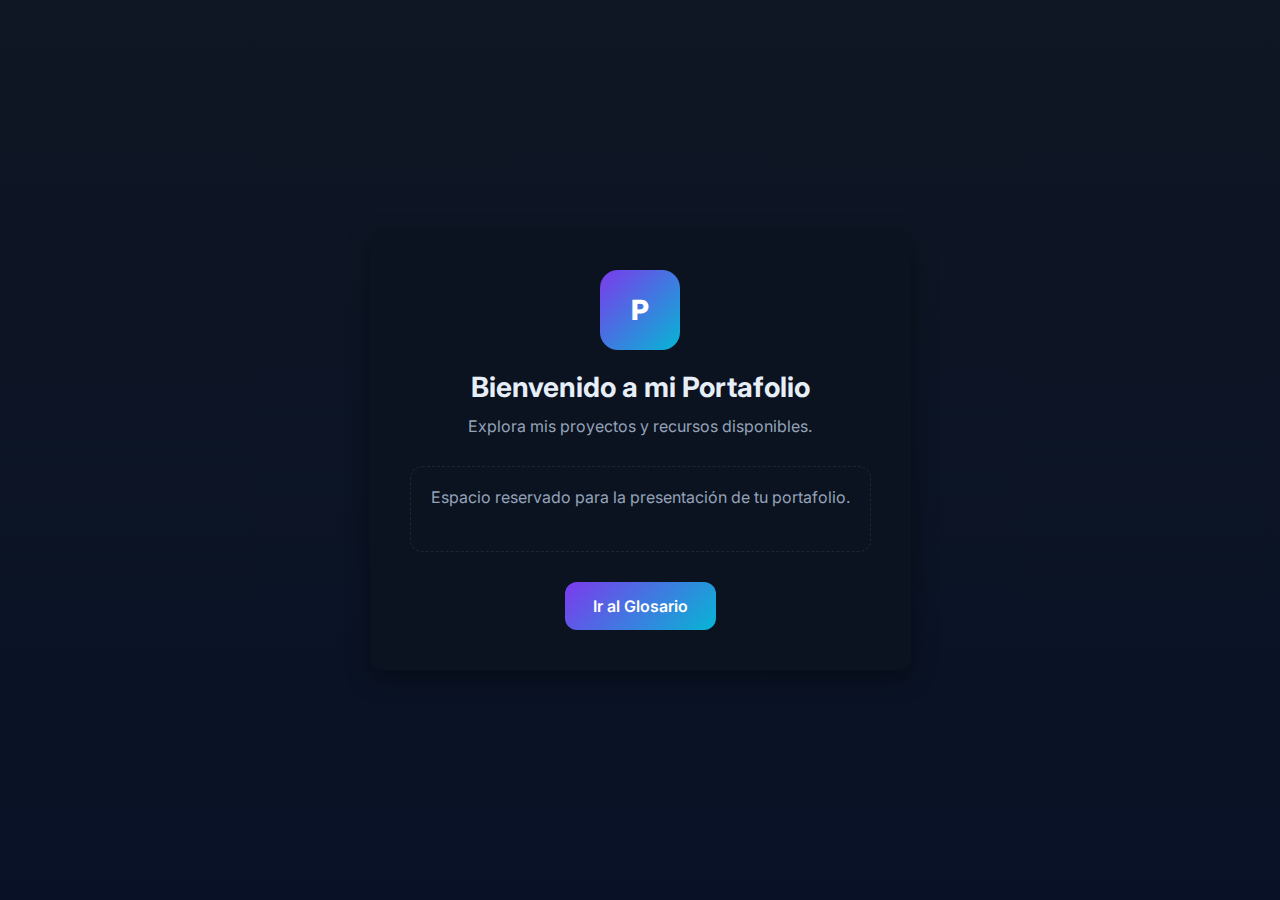
<file: index.html>
<!doctype html>
<html lang="es">
<head>
  <meta charset="utf-8" />
  <meta name="viewport" content="width=device-width,initial-scale=1" />
  <title>Portafolio - Portada</title>
  <link href="https://fonts.googleapis.com/css2?family=Inter:wght@300;400;600;700;800&display=swap" rel="stylesheet">
  <style>
    :root{
      --bg:#0f1724;
      --card:#0b1220;
      --accent:#7c3aed;
      --muted:#94a3b8;
      --radius:12px;
      color-scheme: dark;
    }
    *{box-sizing:border-box;margin:0;padding:0}
    body{
      font-family:Inter, system-ui;
      background: linear-gradient(180deg,var(--bg), #071026 120%);
      color:#e6eef8;
      display:flex;
      justify-content:center;
      align-items:center;
      min-height:100vh;
      text-align:center;
      padding:20px;
    }
    .wrapper{
      max-width:800px;
      padding:40px;
      background:var(--card);
      border-radius:var(--radius);
      box-shadow:0 8px 24px rgba(0,0,0,0.4);
    }
    .logo{
      width:80px;height:80px;
      border-radius:18px;
      margin:0 auto 20px;
      background:linear-gradient(135deg,var(--accent),#06b6d4);
      display:grid;place-items:center;
      font-weight:800;font-size:28px;color:white;
    }
    h1{font-size:28px;margin-bottom:12px}
    p{color:var(--muted);margin-bottom:24px;font-size:16px}
    .btn{
      display:inline-block;
      padding:14px 28px;
      border-radius:12px;
      font-weight:600;
      text-decoration:none;
      color:white;
      background:linear-gradient(135deg,var(--accent),#06b6d4);
      transition:transform 0.2s ease, box-shadow 0.2s ease;
    }
    .btn:hover{
      transform:translateY(-2px);
      box-shadow:0 6px 16px rgba(0,0,0,0.4);
    }
    .content{
      margin:30px 0;
      padding:20px;
      border:1px dashed rgba(255,255,255,0.08);
      border-radius:12px;
      font-size:15px;
      color:var(--muted);
    }
  </style>
</head>
<body>
  <div class="wrapper">
    <div class="logo">P</div>
    <h1>Bienvenido a mi Portafolio</h1>
    <p>Explora mis proyectos y recursos disponibles.</p>

    <div class="content">
      <!-- Aquí puedes agregar el contenido de tu portafolio -->
      <p>Espacio reservado para la presentación de tu portafolio.</p>
    </div>

    <a href="glosario.html" class="btn">Ir al Glosario</a>
  </div>
</body>
</html>
</file>
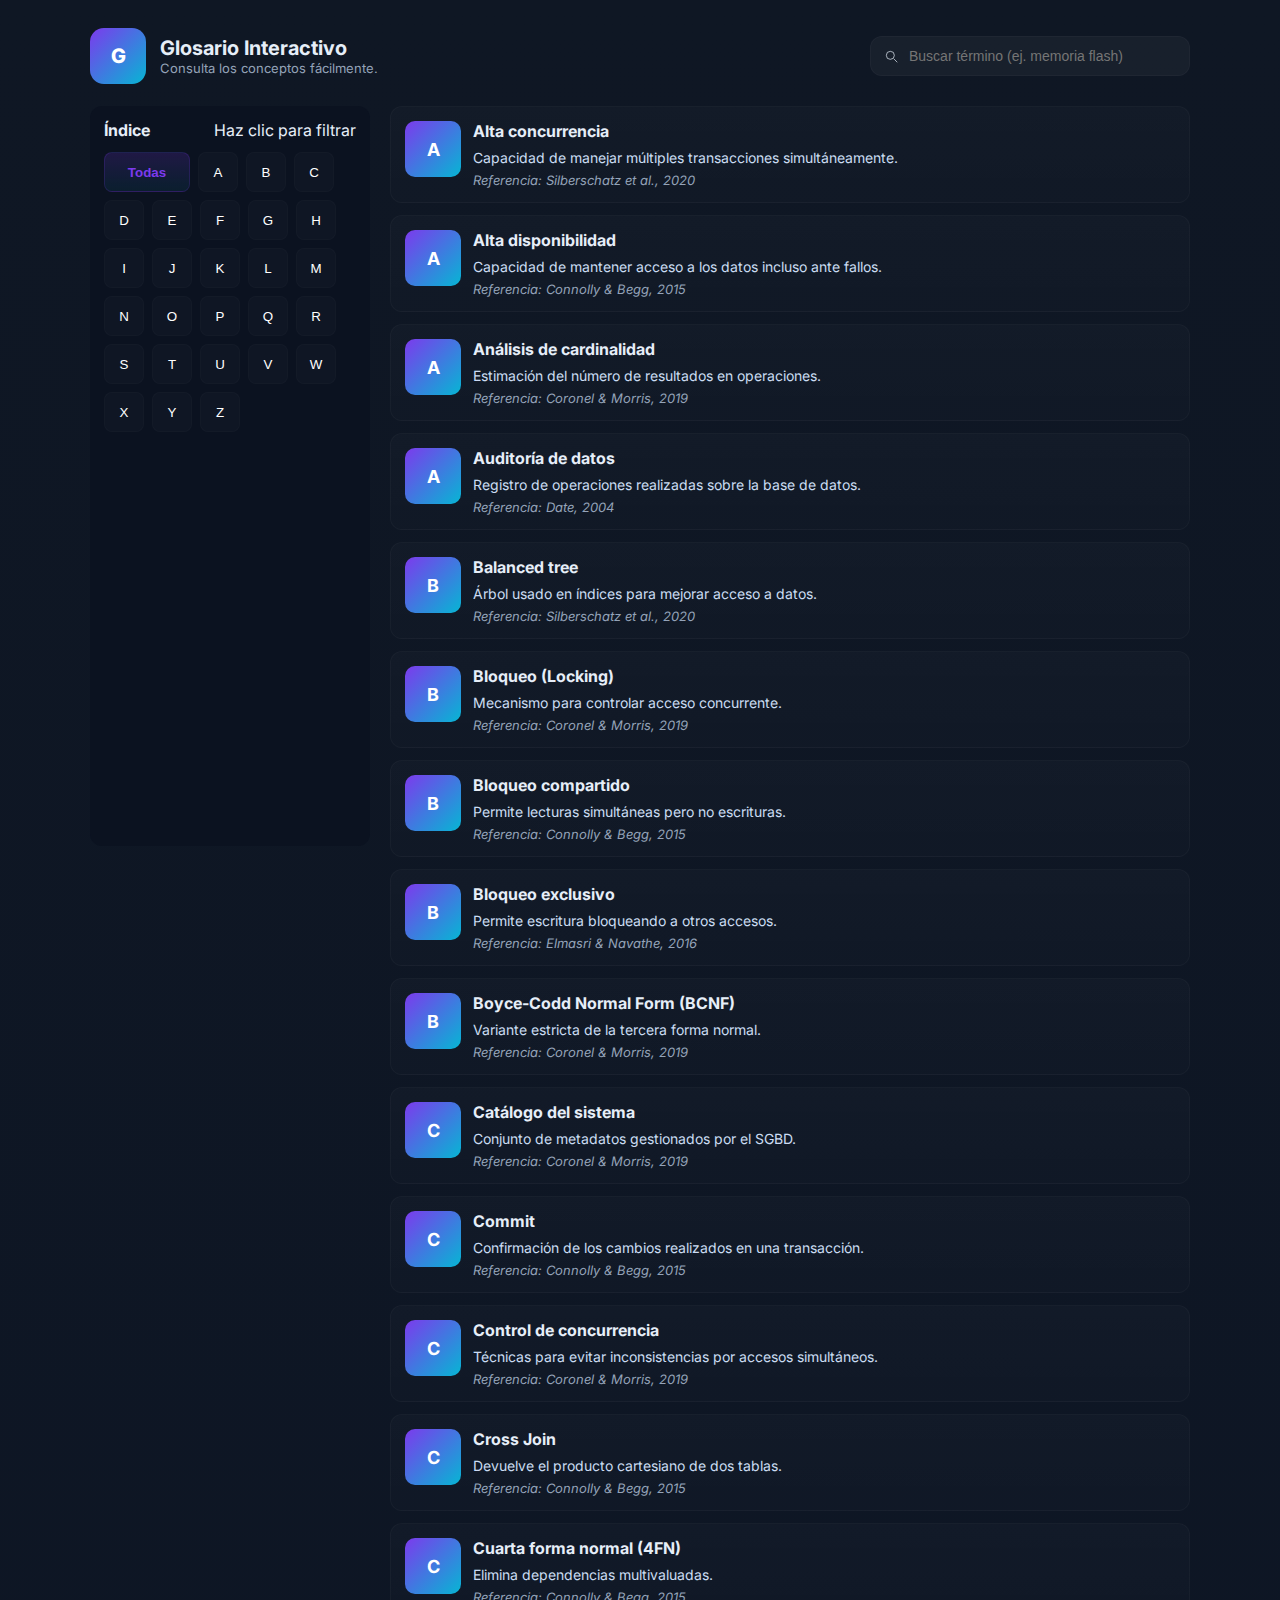
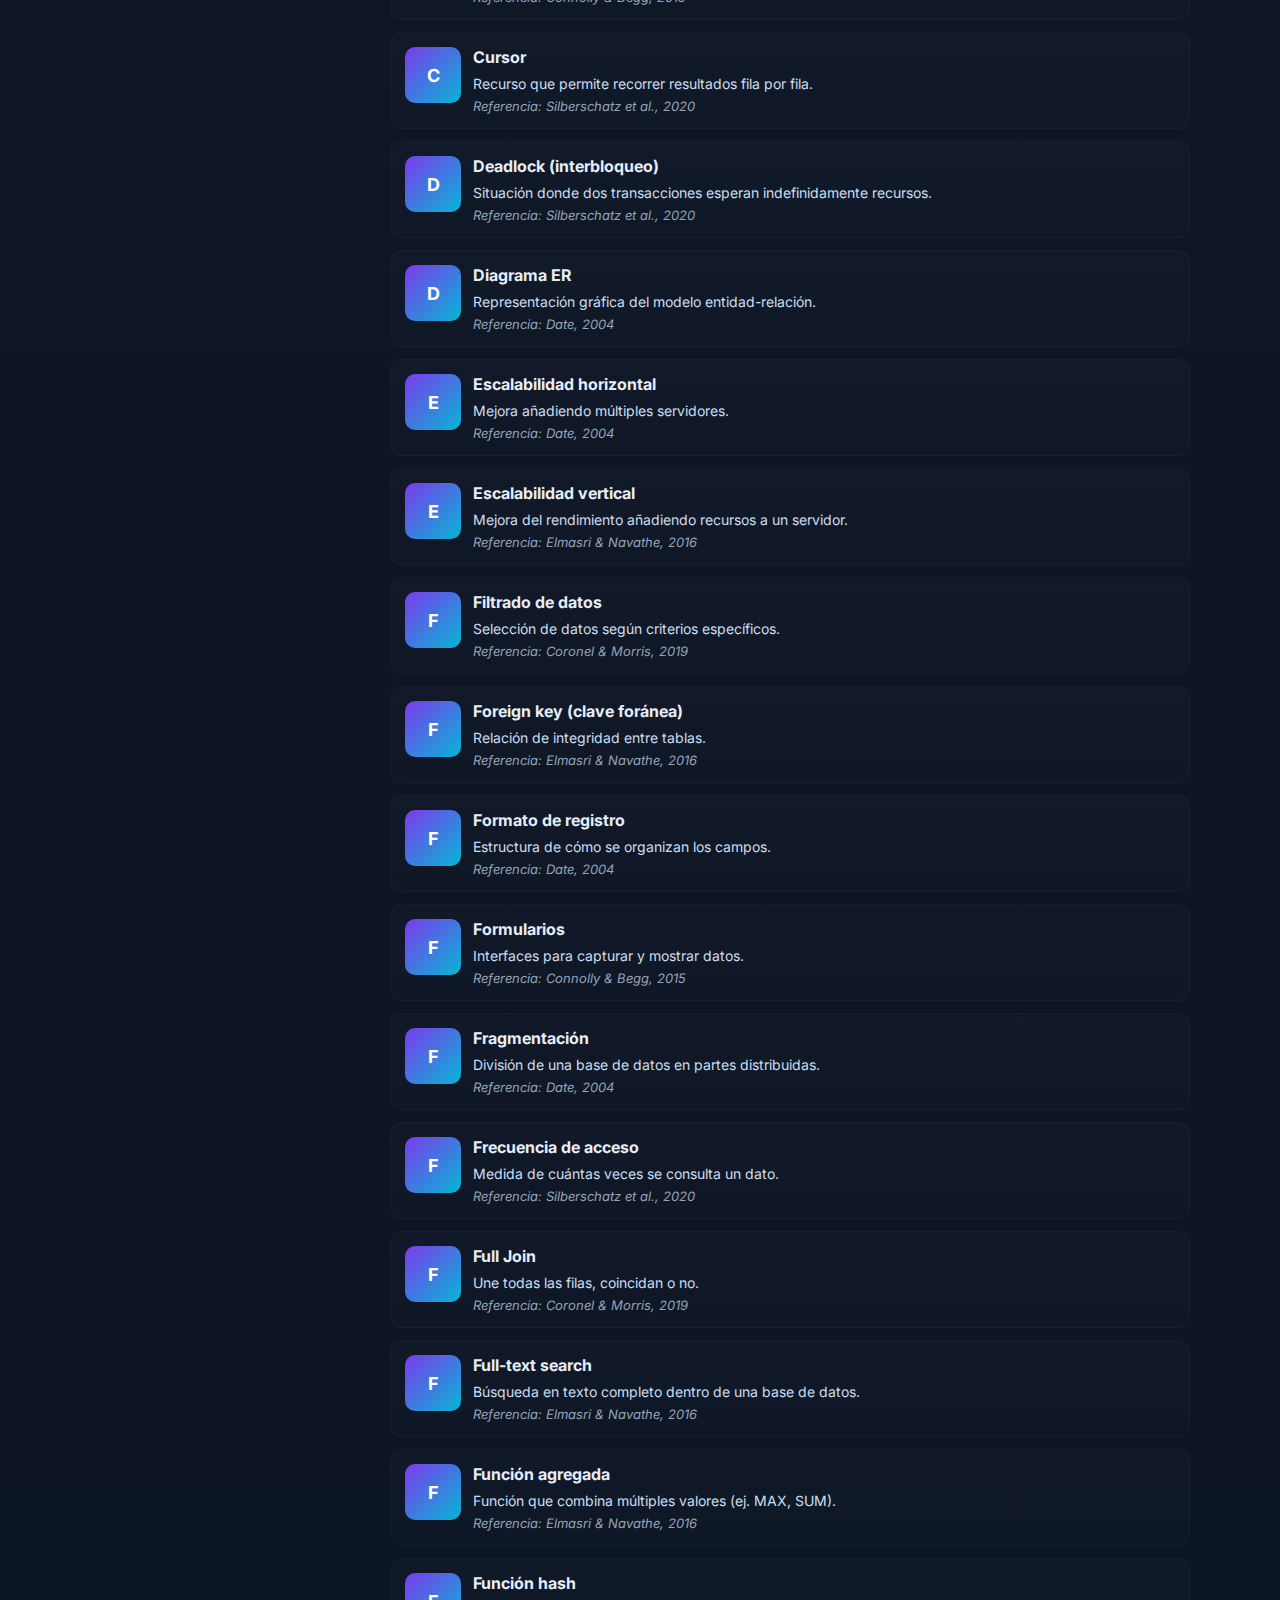
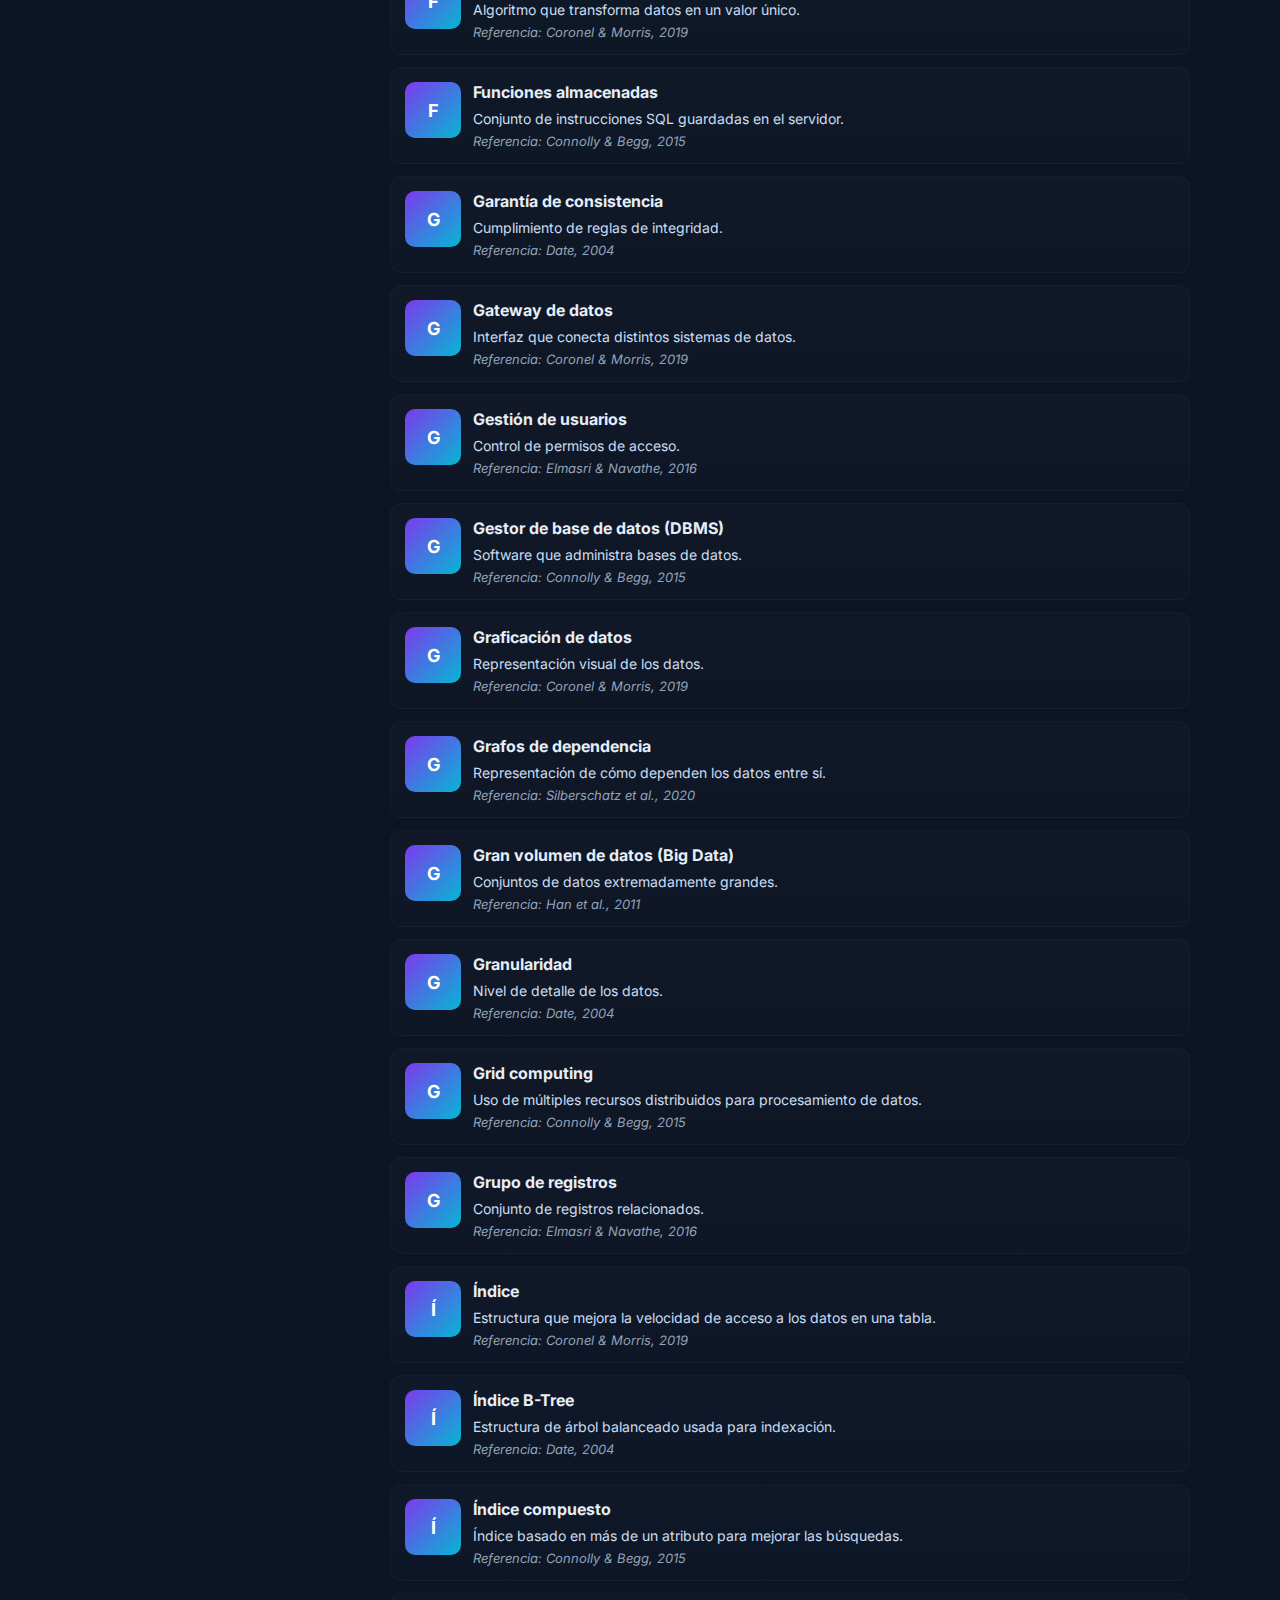
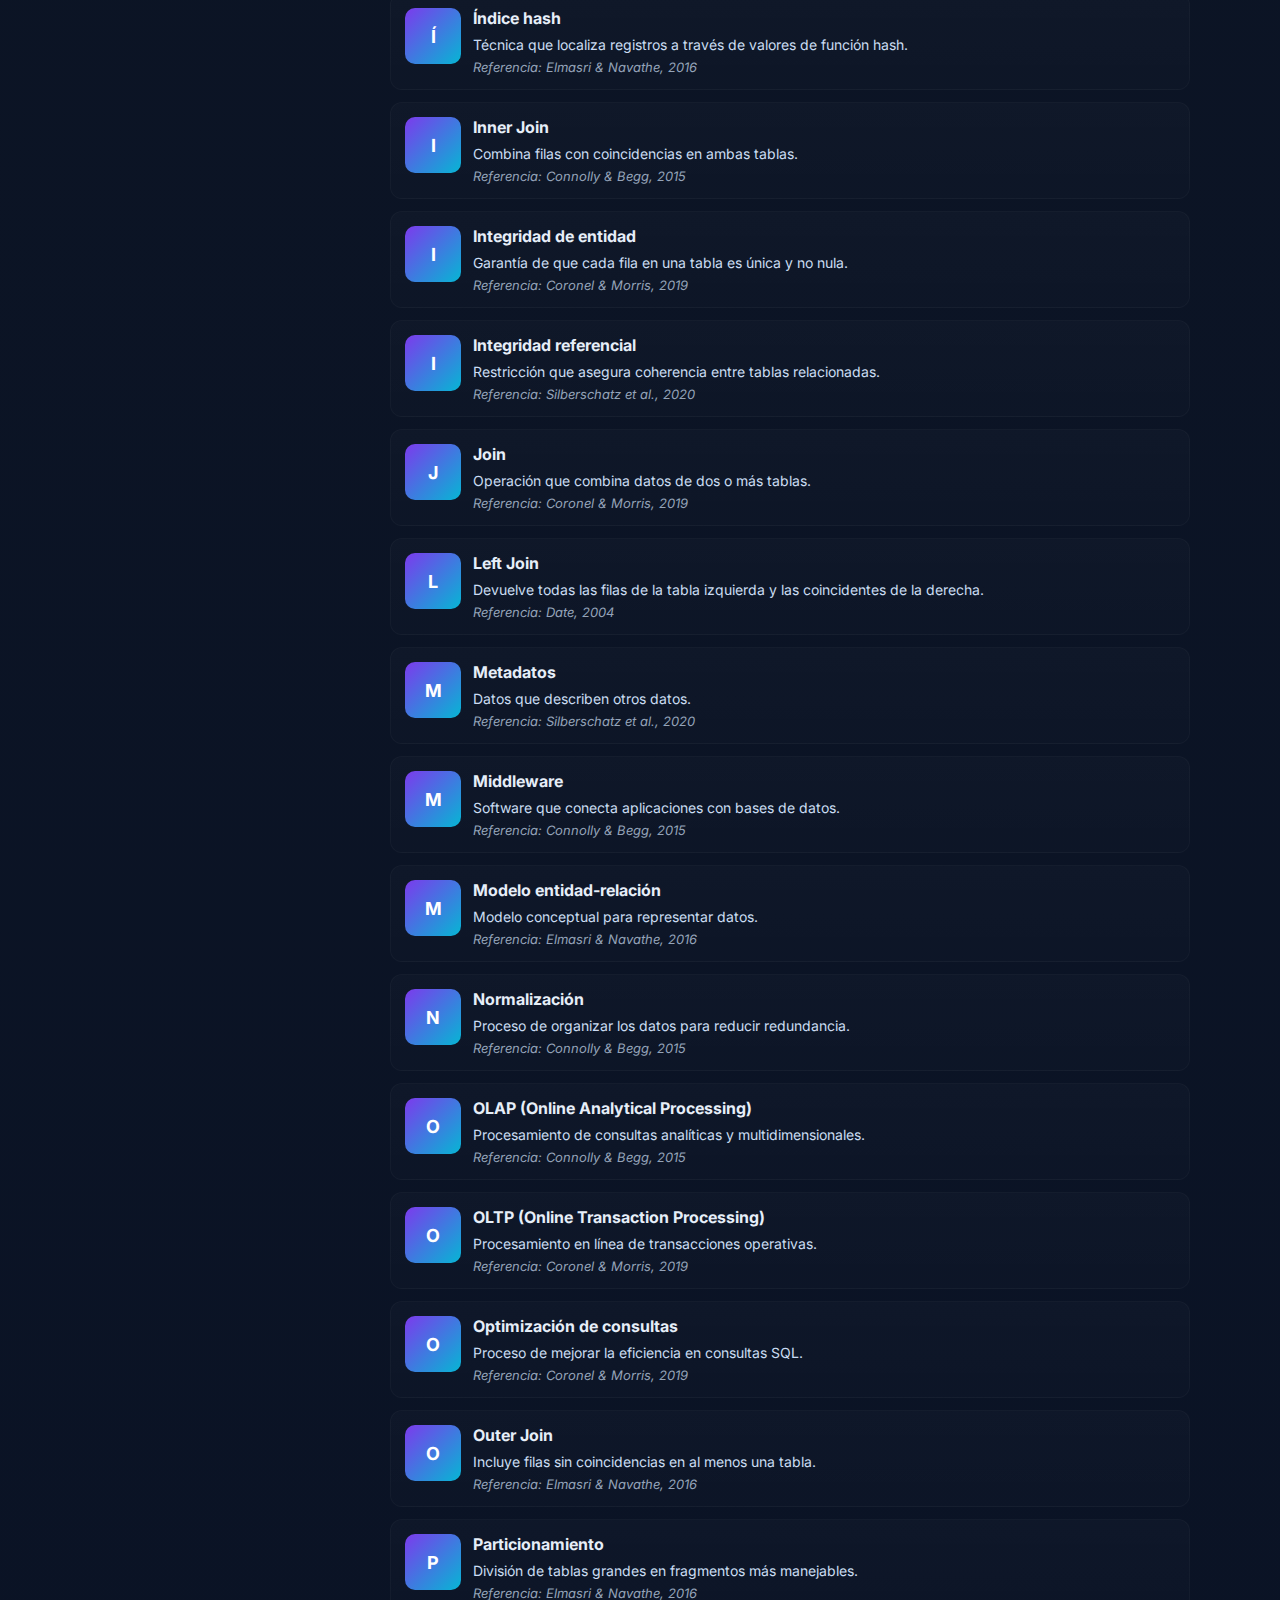
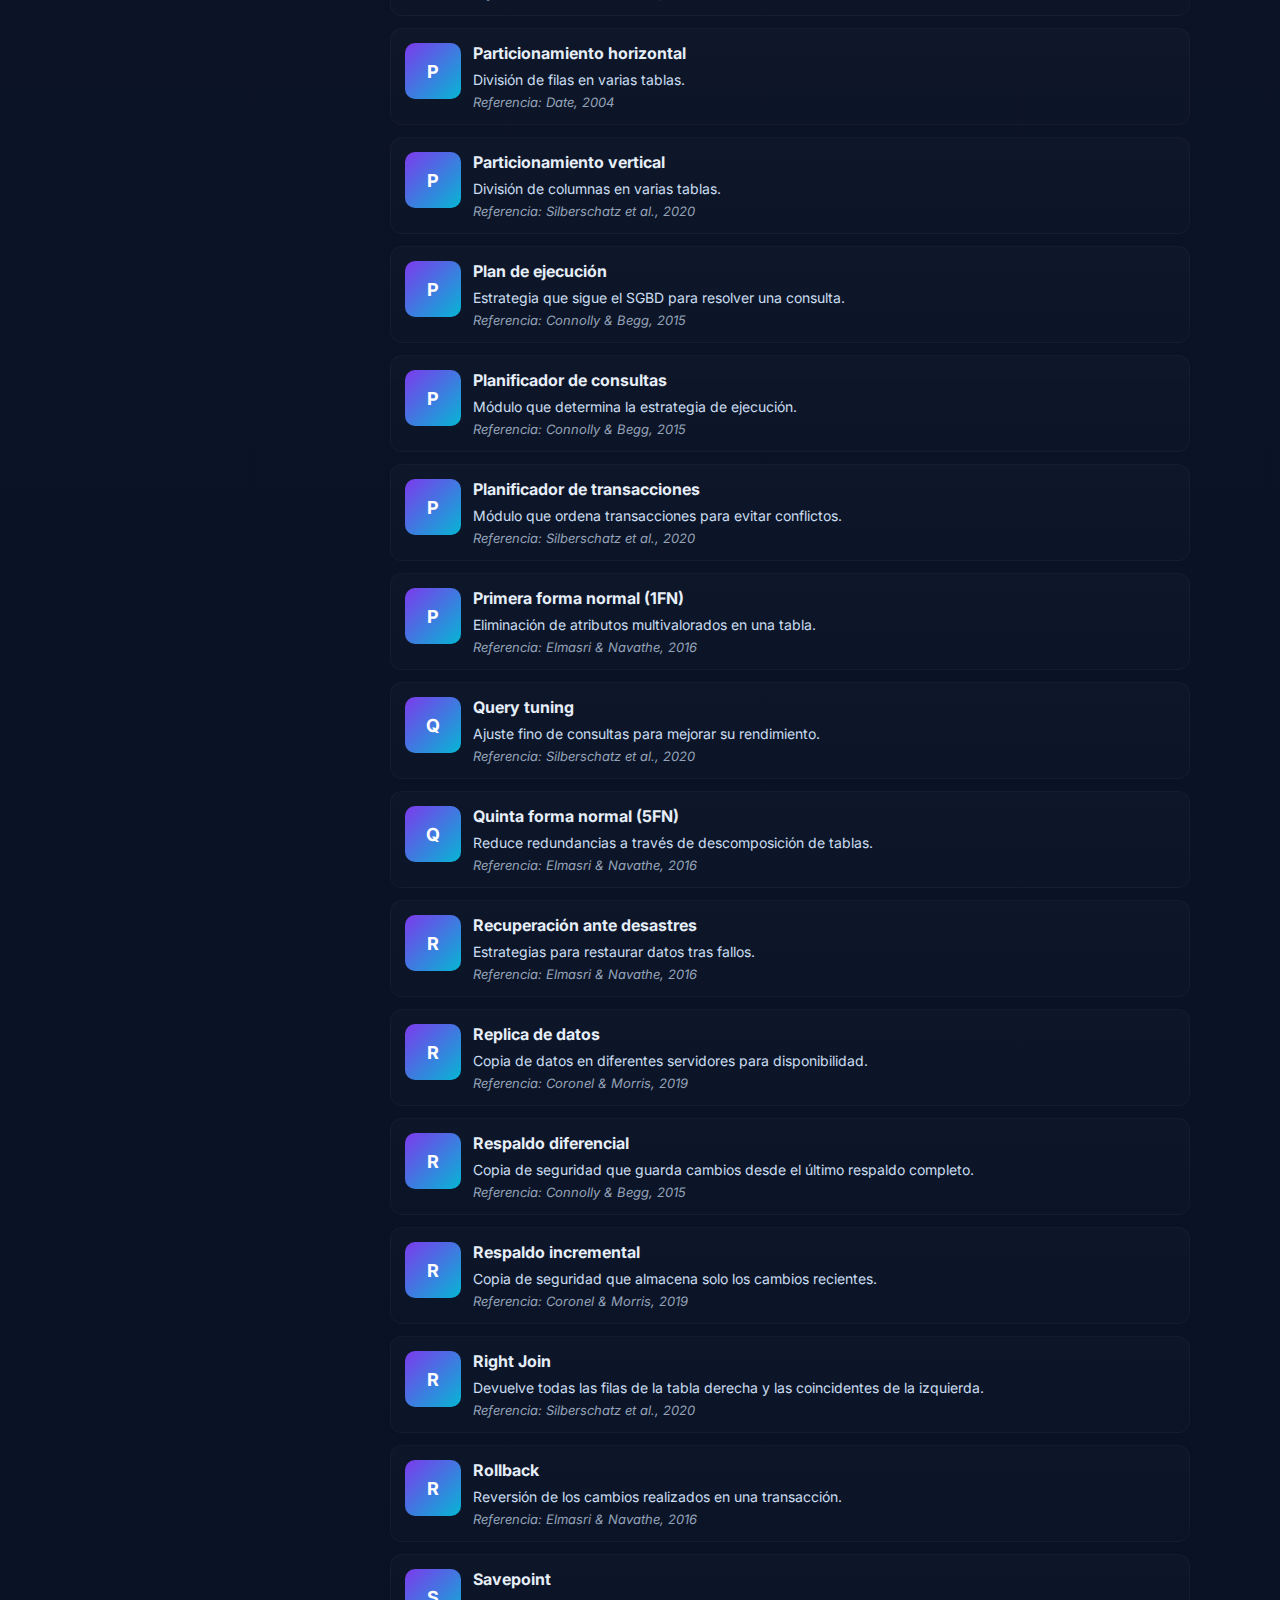
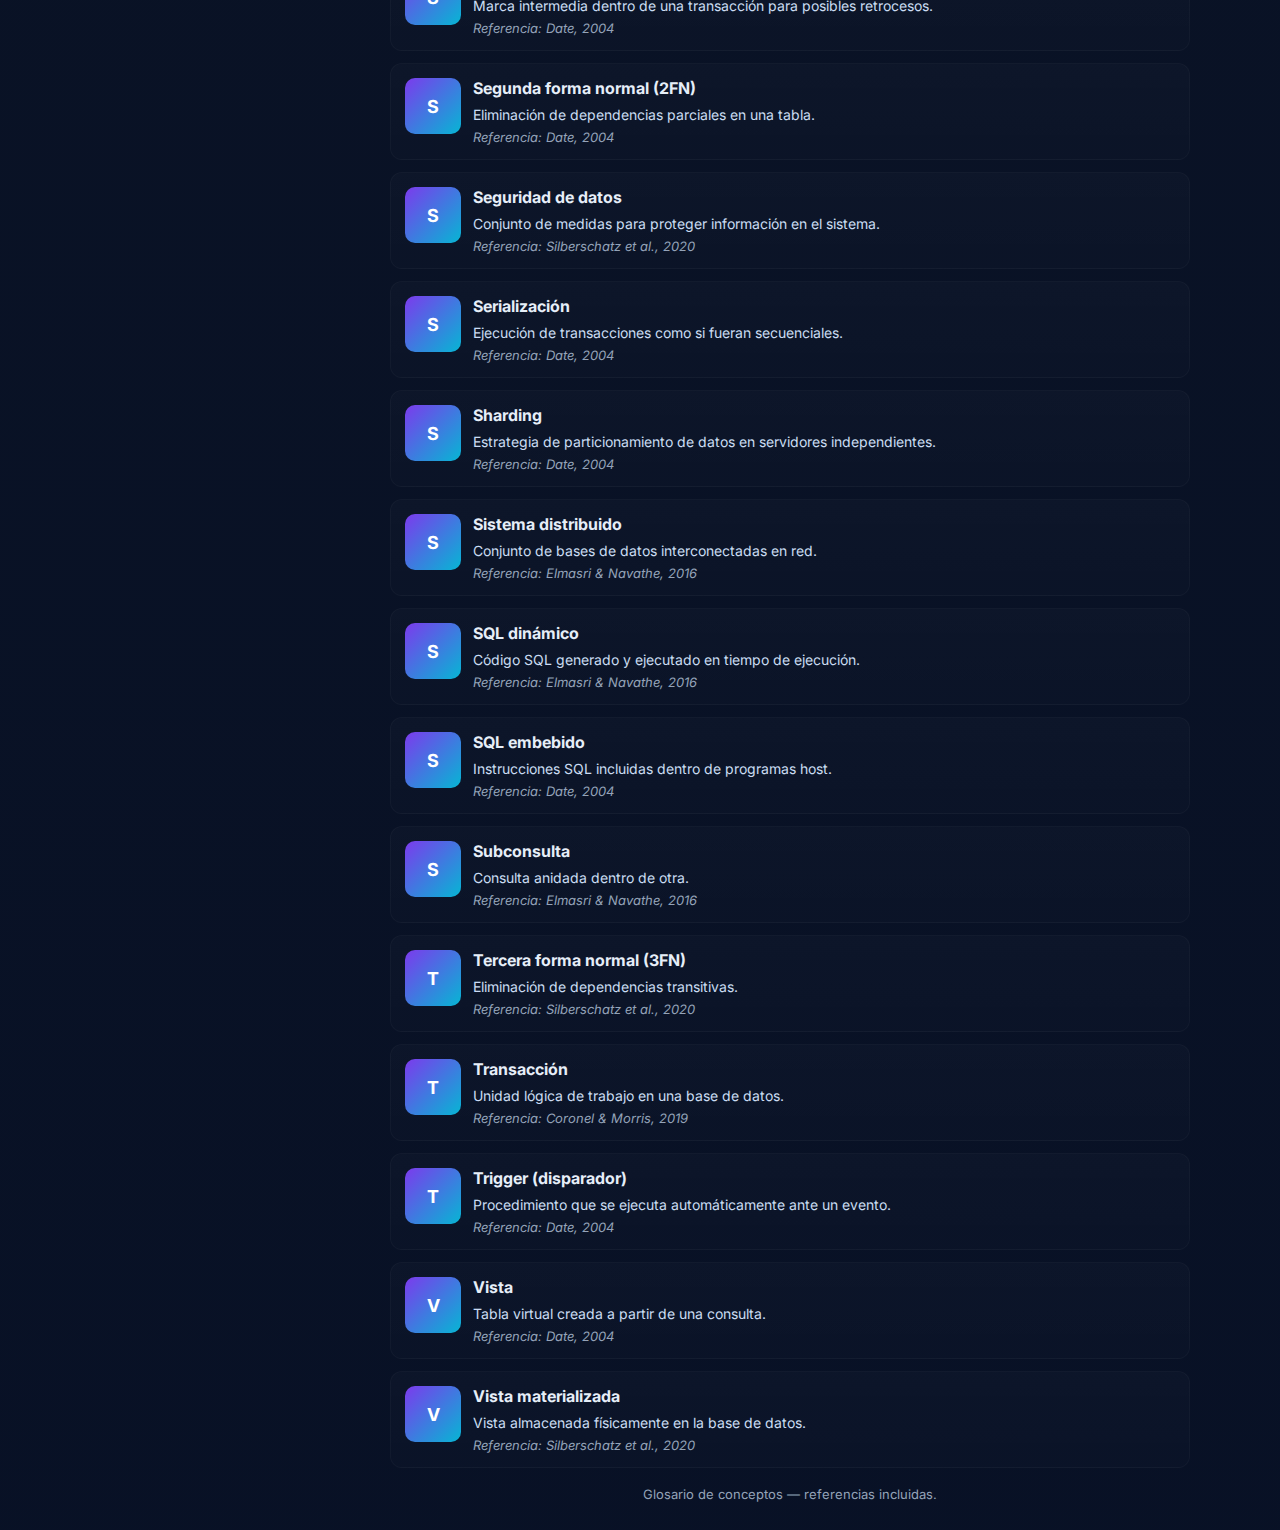
<file: glosario.html>
<!doctype html>
<html lang="es">
<head>
  <meta charset="utf-8" />
  <meta name="viewport" content="width=device-width,initial-scale=1" />
  <title>Glosario interactivo</title>
  <link href="https://fonts.googleapis.com/css2?family=Inter:wght@300;400;600;700;800&display=swap" rel="stylesheet">
  <link rel="stylesheet" href="responsive.css">
  <style>
    :root{
      --bg:#0f1724;
      --card:#0b1220;
      --accent:#7c3aed;
      --muted:#94a3b8;
      --glass: rgba(255,255,255,0.04);
      --glass-2: rgba(255,255,255,0.02);
      --radius:12px;
      color-scheme: dark;
    }
    *{box-sizing:border-box}
    body{
      margin:0;
      font-family:Inter, system-ui;
      background: linear-gradient(180deg,var(--bg), #071026 120%);
      color:#e6eef8;
      padding:28px;
    }
    .container{max-width:1100px;margin:0 auto}
    header{display:flex;gap:20px;align-items:center;justify-content:space-between;margin-bottom:22px}
    .brand{display:flex;gap:14px;align-items:center}
    .logo{
      width:56px;height:56px;border-radius:14px;
      background:linear-gradient(135deg,var(--accent),#06b6d4);
      display:grid;place-items:center;font-weight:800;font-size:20px;color:white;
    }
    h1{margin:0;font-size:20px}
    p.lead{margin:0;color:var(--muted);font-size:13px}
    .search{
      background:var(--glass);border:1px solid rgba(255,255,255,0.03);
      padding:10px 12px;border-radius:12px;display:flex;gap:8px;align-items:center;
      min-width:320px;
    }
    .search input{background:transparent;border:0;outline:none;color:inherit;font-size:14px;width:260px}
    main{display:grid;grid-template-columns:280px 1fr;gap:20px}
    .sidebar{background:var(--card);padding:14px;border-radius:var(--radius);height:calc(100vh - 160px);overflow:auto}
    .letters{display:flex;flex-wrap:wrap;gap:8px}
    .letter{width:40px;height:40px;border-radius:8px;display:grid;place-items:center;background:var(--glass-2);cursor:pointer;border:1px solid rgba(255,255,255,0.02)}
    .letter.active{background:linear-gradient(180deg,rgba(124,58,237,0.18),rgba(6,182,212,0.08));border:1px solid rgba(124,58,237,0.18);color:var(--accent);font-weight:700}
    .card{background:linear-gradient(180deg, rgba(255,255,255,0.02), rgba(255,255,255,0.01));border:1px solid rgba(255,255,255,0.03);padding:14px;border-radius:12px;margin-bottom:12px;display:flex;gap:12px;align-items:flex-start}
    .tag{width:56px;height:56px;border-radius:10px;display:grid;place-items:center;font-weight:700;font-size:18px;background:linear-gradient(135deg,var(--accent),#06b6d4);color:white}
    .meta{flex:1}
    .term{display:flex;align-items:center;gap:8px}
    .term h3{margin:0;font-size:16px}
    .desc{margin-top:8px;color:#d7e6ff;opacity:0.95;font-size:14px}
    .ref{margin-top:6px;color:var(--muted);font-size:13px;font-style:italic}
    .empty{padding:30px;border-radius:12px;background:linear-gradient(180deg,rgba(255,255,255,0.02),transparent);border:1px dashed rgba(255,255,255,0.03);text-align:center;color:var(--muted)}
    footer{margin-top:18px;color:var(--muted);font-size:13px;text-align:center}
    @media (max-width:880px){main{grid-template-columns:1fr;}.sidebar{height:auto}.search input{width:140px}}
  </style>
</head>
<body>
  <div class="container">
    <header>
      <div class="brand">
        <div class="logo">G</div>
        <div>
          <h1>Glosario Interactivo</h1>
          <p class="lead">Consulta los conceptos fácilmente.</p>
        </div>
      </div>
      <div class="search" role="search">
        <svg width="16" height="16" viewBox="0 0 24 24" fill="none" xmlns="http://www.w3.org/2000/svg" aria-hidden>
          <path d="M21 21l-4.35-4.35" stroke="currentColor" stroke-width="1.5" stroke-linecap="round" stroke-linejoin="round" opacity="0.7"/>
          <circle cx="11" cy="11" r="6" stroke="currentColor" stroke-width="1.5" opacity="0.7"/>
        </svg>
        <input id="searchInput" placeholder="Buscar término (ej. memoria flash)" aria-label="Buscar término" />
      </div>
    </header>

    <main>
      <aside class="sidebar">
        <div style="display:flex;justify-content:space-between;align-items:center;margin-bottom:12px">
          <strong>Índice</strong>
          <span class="small">Haz clic para filtrar</span>
        </div>
        <div class="letters" id="letters"></div>
      </aside>

      <section class="glossary-wrap">
        <div id="glossaryList"></div>
        <div class="empty" id="emptyState" style="display:none">No se encontraron términos.</div>
        <footer>Glosario de conceptos — referencias incluidas.</footer>
      </section>
    </main>
  </div>

  <script>
    let glossaryData = [];

    async function loadData() {
      const res = await fetch("conceptos.json"); // carga el archivo externo
      glossaryData = await res.json();
      renderLetters();
      renderList(glossaryData);
    }

    const lettersEl = document.getElementById('letters');
    const glossaryList = document.getElementById('glossaryList');
    const searchInput = document.getElementById('searchInput');
    const emptyState = document.getElementById('emptyState');

    function normalizeText(t){
      return t.normalize("NFD").replace(/[\u0300-\u036f]/g, "").toLowerCase();
    }

    function renderLetters(){
      const letters = 'ABCDEFGHIJKLMNOPQRSTUVWXYZ'.split('');
      lettersEl.innerHTML = '';
      const all = document.createElement('button');
      all.className='letter active'; all.textContent='Todas'; all.style.width='86px';
      all.addEventListener('click', ()=>{ clearFilters(); });
      lettersEl.appendChild(all);
      letters.forEach(l=>{
        const btn = document.createElement('button');
        btn.className='letter'; btn.textContent=l; btn.type='button';
        btn.addEventListener('click', ()=>{ filterByLetter(l); document.querySelectorAll('.letter').forEach(x=>x.classList.remove('active')); btn.classList.add('active'); });
        lettersEl.appendChild(btn);
      });
    }

    function clearFilters(){
      document.querySelectorAll('.letter').forEach(x=>x.classList.remove('active'));
      document.querySelector('.letter')?.classList.add('active');
      searchInput.value = '';
      renderList(glossaryData);
    }

    function filterByLetter(letter){
      const matches = glossaryData.filter(i => normalizeText(i.term).startsWith(letter.toLowerCase()));
      renderList(matches);
    }

    function highlight(text, query){
      if(!query) return escapeHtml(text);
      const q = query.replace(/[-/\\\\^$*+?.()|[\\]{}]/g, '\\\\$&');
      const re = new RegExp(q,'ig');
      return escapeHtml(text).replace(re, m => `<mark style="background:rgba(124,58,237,0.22);padding:0 2px;border-radius:3px;color:inherit">${m}</mark>`);
    }

    function escapeHtml(s){return s.replaceAll('&','&amp;').replaceAll('<','&lt;').replaceAll('>','&gt;')}

    function renderList(list){
      glossaryList.innerHTML = '';
      if(list.length === 0){ emptyState.style.display = 'block'; return; } else { emptyState.style.display = 'none' }
      list.sort((a,b)=> a.term.localeCompare(b.term, 'es', {sensitivity:'base'}));
      list.forEach(item=>{
        const card = document.createElement('article');
        card.className = 'card';
        const tag = document.createElement('div'); tag.className='tag'; tag.textContent=item.term.charAt(0).toUpperCase();
        const meta = document.createElement('div'); meta.className='meta';
        const termRow = document.createElement('div'); termRow.className='term';
        const h = document.createElement('h3'); h.innerHTML = highlight(item.term, searchInput.value);
        termRow.appendChild(h);
        const desc = document.createElement('div'); desc.className='desc'; desc.innerHTML = highlight(item.desc, searchInput.value);
        const ref = document.createElement('div'); ref.className='ref'; ref.textContent = `Referencia: ${item.ref}`;
        meta.appendChild(termRow); meta.appendChild(desc); meta.appendChild(ref);
        card.appendChild(tag); card.appendChild(meta);
        glossaryList.appendChild(card);
      });
    }

    searchInput.addEventListener('input', ()=>{
      const q = normalizeText(searchInput.value);
      if(!q){ renderList(glossaryData); return }
      const filtered = glossaryData.filter(i => {
        return normalizeText(i.term).includes(q) || normalizeText(i.desc||'').includes(q) || normalizeText(i.ref||'').includes(q);
      });
      renderList(filtered);
    });

    loadData();
  </script>
</body>
</html>
</file>
<file: responsive.css>
/* responsive.css */
/* Ajustes exclusivos para móviles */
@media (max-width: 600px) {
  body {
    padding: 16px;
  }
  header {
    flex-direction: column;
    gap: 12px;
    align-items: flex-start;
  }
  .search {
    width: 100%;
    min-width: unset;
  }
  .search input {
    width: 100%;
    font-size: 15px;
  }
  main {
    grid-template-columns: 1fr;
  }
  .sidebar {
    height: auto;
    max-height: 220px;
    overflow-y: auto;
    margin-bottom: 16px;
  }
  .letters {
    gap: 6px;
    justify-content: center;
  }
  .letter {
    width: 34px;
    height: 34px;
    font-size: 13px;
  }
  h1 {
    font-size: 18px;
  }
  p.lead {
    font-size: 12px;
  }
  footer {
    font-size: 12px;
    margin-top: 12px;
  }
}
</file>
